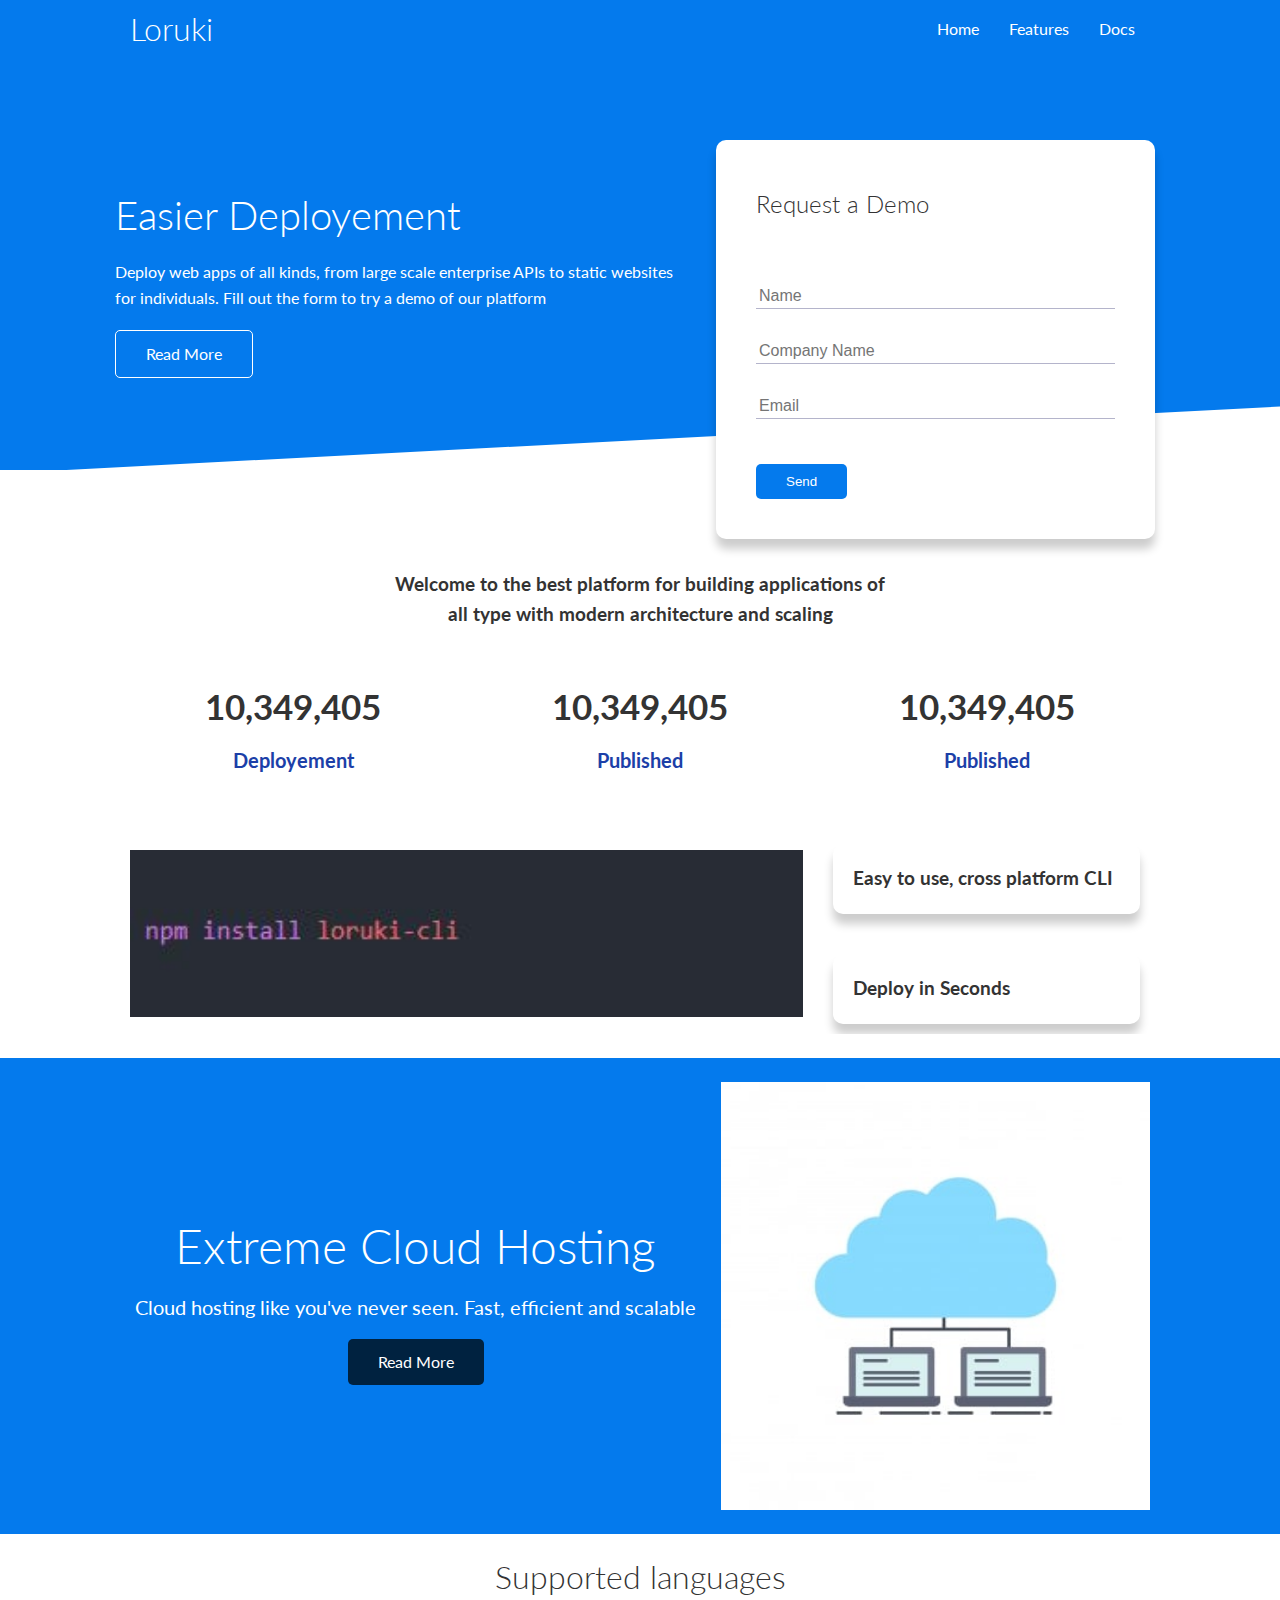
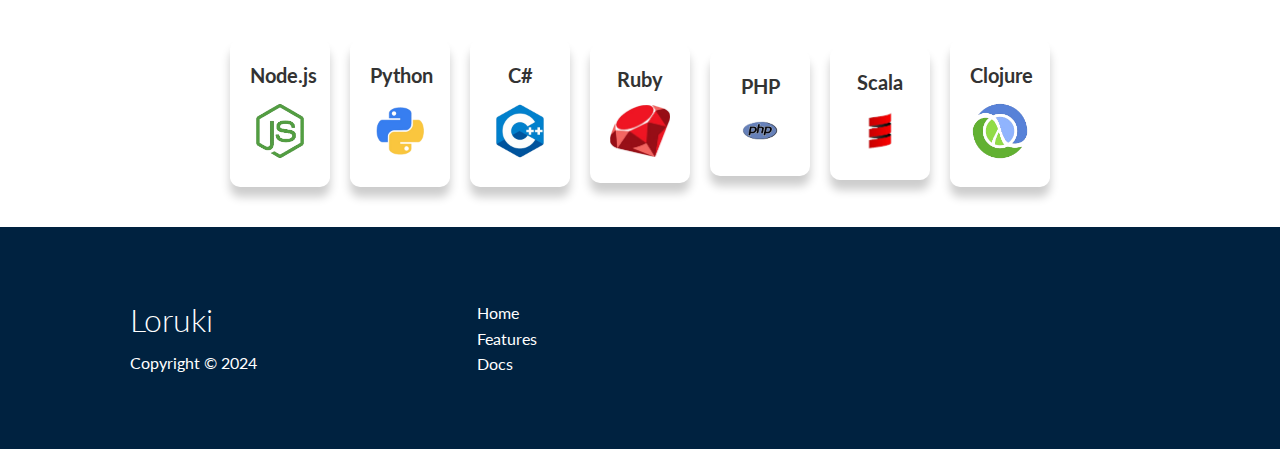
<file: index.html>
<!DOCTYPE html>
<html lang="en">
  <head>
    <meta charset="UTF-8" />
    <meta name="viewport" content="width=device-width, initial-scale=1.0" />
    <link
      rel="stylesheet"
      href="https://cdnjs.cloudflare.com/ajax/libs/font-awesome/6.5.2/css/all.min.css"
      integrity="sha512-SnH5WK+bZxgPHs44uWIX+LLJAJ9/2PkPKZ5QiAj6Ta86w+fsb2TkcmfRyVX3pBnMFcV7oQPJkl9QevSCWr3W6A=="
      crossorigin="anonymous"
      referrerpolicy="no-referrer"
    />
    <link rel="preconnect" href="https://fonts.googleapis.com" />
    <link rel="preconnect" href="https://fonts.gstatic.com" crossorigin />
    <link
      href="https://fonts.googleapis.com/css2?family=Lato:ital,wght@0,100;0,300;0,400;0,700;0,900;1,100;1,300;1,400;1,700;1,900&display=swap"
      rel="stylesheet"
    />
    <link rel="stylesheet" href="css/utility.css" />
    <link rel="stylesheet" href="css/style.css" />
    <title>Loruki | Cloud Hosting For Everyone</title>
  </head>
  <body>
    <!--navbar-->
    <div class="navbar">
      <div class="container">
        <div class="flex">
          <h1 class="logo">Loruki</h1>
          <nav>
            <ul>
              <li><a href="index.html">Home</a></li>
              <li><a href="features.html">Features</a></li>
              <li><a href="docs.html">Docs</a></li>
            </ul>
          </nav>
        </div>
      </div>
    </div>

    <!--showcase-->
    <section class="showcase">
      <div class="container grid">
        <div class="showcase-text">
          <h1>Easier Deployement</h1>
          <p>
            Deploy web apps of all kinds, from large scale enterprise APIs to
            static websites for individuals. Fill out the form to try a demo of
            our platform
          </p>
          <a href="features.html" class="btn btn-outline">Read More</a>
        </div>

        <div class="showcase-form card">
          <h2>Request a Demo</h2>
          <form
            name="contact"
            method="post"
            data-netlify="true"
            netlify-honeypot="bot-field"
          >
            <input type="hidden" name="form-name" value="contact" />
            <p class="hidden">
              <label for=""
                >Don't fill this out if you're human: <input name="bot-field"
              /></label>
            </p>
            <div class="form-control">
              <input type="text" name="name" placeholder="Name" required />
              <input
                type="text"
                name="company"
                placeholder="Company Name"
                required
              />
              <input type="email" name="email" placeholder="Email" required />
            </div>
            <input type="submit" value="Send" class="btn btn-primary" />
          </form>
        </div>
      </div>
    </section>

    <!--stats-->
    <section class="stats">
      <div class="container">
        <h3 class="stats-heading text-center my-1">
          Welcome to the best platform for building applications of all type
          with modern architecture and scaling
        </h3>

        <div class="grid grid-3 text-center my-4">
          <div>
            <i class="fas fa-server fa-3x"></i>
            <h3>10,349,405</h3>
            <p class="text-secondary">Deployement</p>
          </div>
          <div>
            <i class="fas fa-upload fa-3x"></i>
            <h3>10,349,405</h3>
            <p class="text-secondary">Published</p>
          </div>
          <div>
            <i class="fas fa-upload fa-3x"></i>
            <h3>10,349,405</h3>
            <p class="text-secondary">Published</p>
          </div>
        </div>
      </div>
    </section>

    <!--Cli-->
    <section class="cli">
      <div class="container grid">
        <img src="install.JPG" alt="" />
        <h3 class="card">Easy to use, cross platform CLI</h3>
        <h3 class="card">Deploy in Seconds</h3>
      </div>
    </section>

    <!--cloud-->
    <section class="cloud bg-primary my-2 py-2">
      <div class="container grid">
        <div class="text-center">
          <h2 class="lg">Extreme Cloud Hosting</h2>
          <p class="lead my-1">
            Cloud hosting like you've never seen. Fast, efficient and scalable
          </p>
          <a href="features.html" class="btn btn-dark">Read More</a>
        </div>

        <img src="cloud.jpg" alt="" />
      </div>
    </section>

    <!--languages-->
    <section class="languages">
      <h2 class="md text-center my-2">Supported languages</h2>

      <div class="container flex">
        <div class="card">
          <h4>Node.js</h4>
          <img src="node.js-removebg-preview.png" alt="" />
        </div>
        <div class="card">
          <h4>Python</h4>
          <img src="python-removebg-preview.png" alt="" />
        </div>
        <div class="card">
          <h4>C#</h4>
          <img src="c_-removebg-preview.png" alt="" />
        </div>
        <div class="card">
          <h4>Ruby</h4>
          <img src="ruby-removebg-preview.png" alt="" />
        </div>
        <div class="card">
          <h4>PHP</h4>
          <img src="php-removebg-preview.png" alt="" />
        </div>
        <div class="card">
          <h4>Scala</h4>
          <img src="scala-removebg-preview.png" alt="" />
        </div>
        <div class="card">
          <h4>Clojure</h4>
          <img src="clojure-removebg-preview (1).png" alt="" />
        </div>
      </div>
    </section>

    <!--footer-->
    <div class="footer bg-dark py-5">
      <div class="container grid grid-3">
        <div>
          <h1>Loruki</h1>
          <p>Copyright &copy; 2024</p>
        </div>

        <nav>
          <ul>
            <li>
              <a href="index.html">Home</a>
            </li>
            <li>
              <a href="features.html">Features</a>
            </li>
            <li>
              <a href="docs.html">Docs</a>
            </li>
          </ul>
        </nav>

        <div class="social">
          <a href="">
            <i class="fab fa-github fa-2x"> </i>
          </a>
          <a href="">
            <i class="fab fa-facebook-f fa-2x"></i>
          </a>
          <a href="">
            <i class="fab fa-instagram fa-2x"> </i>
          </a>
          <a href="">
            <i class="fab fa-x-twitter fa-2x"> </i>
          </a>
        </div>
      </div>
    </div>
  </body>
</html>
</file>
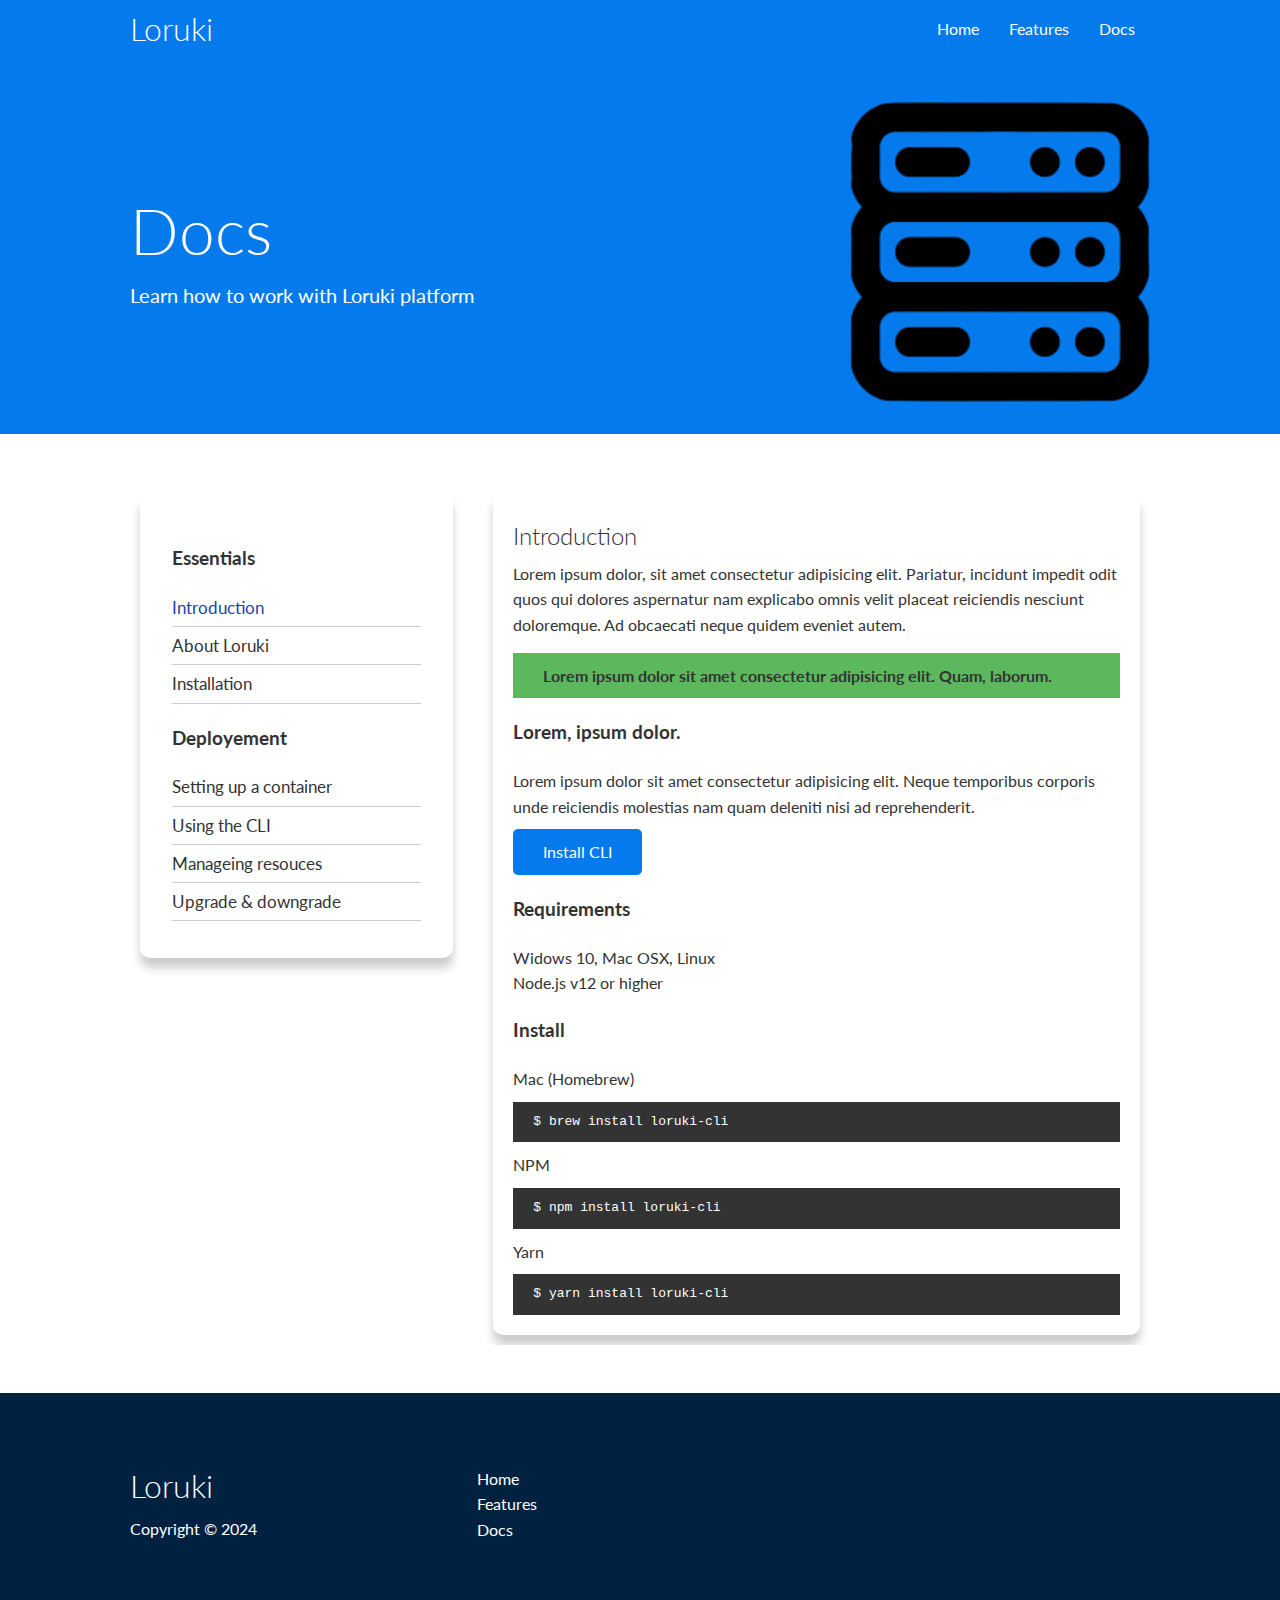
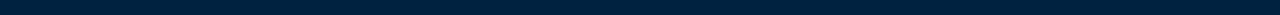
<file: docs.html>
<!DOCTYPE html>
<html lang="en">
  <head>
    <meta charset="UTF-8" />
    <meta name="viewport" content="width=device-width, initial-scale=1.0" />
    <link
      rel="stylesheet"
      href="https://cdnjs.cloudflare.com/ajax/libs/font-awesome/6.5.2/css/all.min.css"
      integrity="sha512-SnH5WK+bZxgPHs44uWIX+LLJAJ9/2PkPKZ5QiAj6Ta86w+fsb2TkcmfRyVX3pBnMFcV7oQPJkl9QevSCWr3W6A=="
      crossorigin="anonymous"
      referrerpolicy="no-referrer"
    />
    <link rel="preconnect" href="https://fonts.googleapis.com" />
    <link rel="preconnect" href="https://fonts.gstatic.com" crossorigin />
    <link
      href="https://fonts.googleapis.com/css2?family=Lato:ital,wght@0,100;0,300;0,400;0,700;0,900;1,100;1,300;1,400;1,700;1,900&display=swap"
      rel="stylesheet"
    />
    <link rel="stylesheet" href="css/utility.css" />
    <link rel="stylesheet" href="css/style.css" />
    <title>Loruki | Cloud Hosting For Everyone</title>
  </head>
  <body>
    <!--navbar-->
    <div class="navbar">
      <div class="container">
        <div class="flex">
          <h1 class="logo">Loruki</h1>
          <nav>
            <ul>
              <li><a href="index.html">Home</a></li>
              <li><a href="features.html">Features</a></li>
              <li><a href="docs.html">Docs</a></li>
            </ul>
          </nav>
        </div>
      </div>
    </div>

    <!--head-->
    <section class="docs-head bg-primary py-3">
      <div class="container grid">
        <div>
          <h1 class="xl">Docs</h1>
          <p class="lead">Learn how to work with Loruki platform</p>
        </div>
        <img src="server-removebg-preview.png" alt="" />
      </div>
    </section>

    <!--Docs main-->
    <section class="docs-main my-4">
      <div class="container grid">
        <div class="card bg-light p-3">
          <h3 class="my-2">Essentials</h3>
          <nav>
            <ul>
              <li><a href="#" class="text-primary">Introduction</a></li>
              <li><a href="#">About Loruki</a></li>
              <li><a href="#">Installation</a></li>
            </ul>
          </nav>
          <h3 class="my-2">Deployement</h3>
          <nav>
            <ul>
              <li><a href="#">Setting up a container</a></li>
              <li><a href="#">Using the CLI</a></li>
              <li><a href="#">Manageing resouces</a></li>
              <li><a href="#">Upgrade & downgrade</a></li>
            </ul>
          </nav>
        </div>
        <div class="card">
          <h2>Introduction</h2>
          <p>
            Lorem ipsum dolor, sit amet consectetur adipisicing elit. Pariatur,
            incidunt impedit odit quos qui dolores aspernatur nam explicabo
            omnis velit placeat reiciendis nesciunt doloremque. Ad obcaecati
            neque quidem eveniet autem.
          </p>
          <div class="alert alert-success">
            <i class="fas fa-info"></i>Lorem ipsum dolor sit amet consectetur
            adipisicing elit. Quam, laborum.
          </div>
          <h3>Lorem, ipsum dolor.</h3>
          <p>
            Lorem ipsum dolor sit amet consectetur adipisicing elit. Neque
            temporibus corporis unde reiciendis molestias nam quam deleniti nisi
            ad reprehenderit.
          </p>
          <a href="#" class="btn btn-primary"> Install CLI </a>

          <h3>Requirements</h3>
          <ul>
            <li>Widows 10, Mac OSX, Linux</li>
            <li>Node.js v12 or higher</li>
          </ul>

          <h3>Install</h3>
          <p>Mac (Homebrew)</p>
          <pre><code>$ brew install loruki-cli</code></pre>
          <p>NPM</p>
          <pre><code>$ npm install loruki-cli</code></pre>
          <p>Yarn</p>
          <pre><code>$ yarn install loruki-cli</code></pre>
        </div>
      </div>
    </section>
    <!--footer-->
    <div class="footer bg-dark py-5">
      <div class="container grid grid-3">
        <div>
          <h1>Loruki</h1>
          <p>Copyright &copy; 2024</p>
        </div>

        <nav>
          <ul>
            <li>
              <a href="index.html">Home</a>
            </li>
            <li>
              <a href="features.html">Features</a>
            </li>
            <li>
              <a href="docs.html">Docs</a>
            </li>
          </ul>
        </nav>

        <div class="social">
          <a href="">
            <i class="fab fa-github fa-2x"> </i>
          </a>
          <a href="">
            <i class="fab fa-facebook-f fa-2x"></i>
          </a>
          <a href="">
            <i class="fab fa-instagram fa-2x"> </i>
          </a>
          <a href="">
            <i class="fab fa-x-twitter fa-2x"> </i>
          </a>
        </div>
      </div>
    </div>
  </body>
</html>
</file>
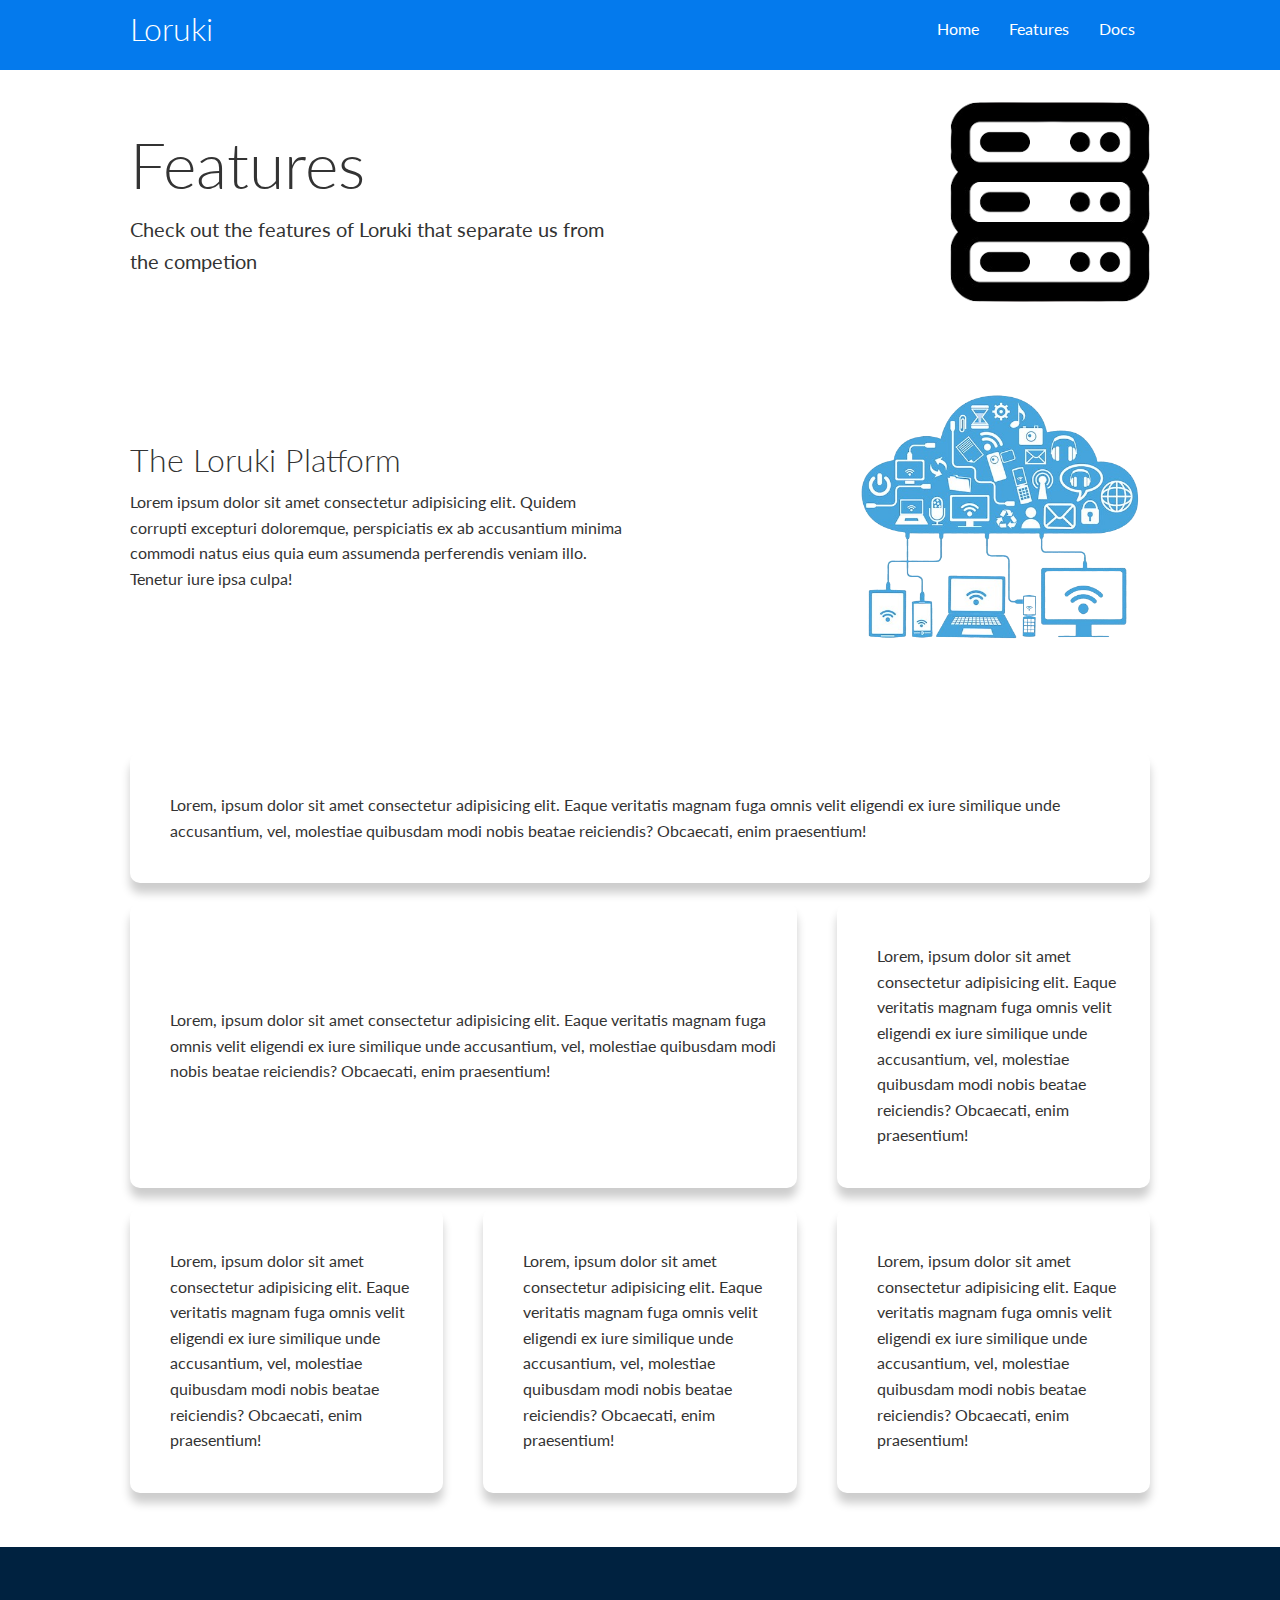
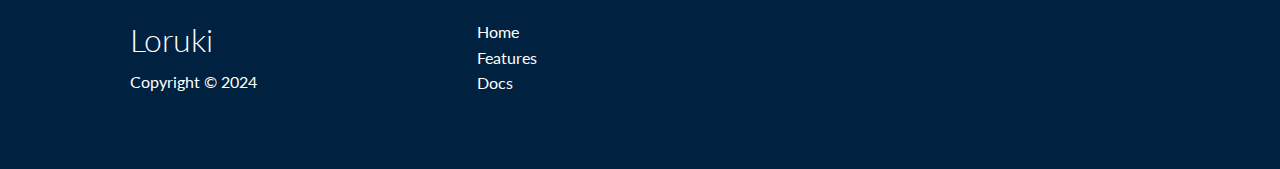
<file: features.html>
<!DOCTYPE html>
<html lang="en">
  <head>
    <meta charset="UTF-8" />
    <meta name="viewport" content="width=device-width, initial-scale=1.0" />
    <link
      rel="stylesheet"
      href="https://cdnjs.cloudflare.com/ajax/libs/font-awesome/6.5.2/css/all.min.css"
      integrity="sha512-SnH5WK+bZxgPHs44uWIX+LLJAJ9/2PkPKZ5QiAj6Ta86w+fsb2TkcmfRyVX3pBnMFcV7oQPJkl9QevSCWr3W6A=="
      crossorigin="anonymous"
      referrerpolicy="no-referrer"
    />
    <link rel="preconnect" href="https://fonts.googleapis.com" />
    <link rel="preconnect" href="https://fonts.gstatic.com" crossorigin />
    <link
      href="https://fonts.googleapis.com/css2?family=Lato:ital,wght@0,100;0,300;0,400;0,700;0,900;1,100;1,300;1,400;1,700;1,900&display=swap"
      rel="stylesheet"
    />
    <link rel="stylesheet" href="css/utility.css" />
    <link rel="stylesheet" href="css/style.css" />
    <title>Loruki | Cloud Hosting For Everyone</title>
  </head>
  <body>
    <!--navbar-->
    <div class="navbar">
      <div class="container">
        <div class="flex">
          <h1 class="logo">Loruki</h1>
          <nav>
            <ul>
              <li><a href="index.html">Home</a></li>
              <li><a href="features.html">Features</a></li>
              <li><a href="docs.html">Docs</a></li>
            </ul>
          </nav>
        </div>
      </div>
    </div>

    <!--head-->
    <section class="features head-bg-primary py-3">
      <div class="container grid">
        <div>
          <h1 class="xl">Features</h1>
          <p class="lead">
            Check out the features of Loruki that separate us from the competion
          </p>
        </div>
        <img src="server-removebg-preview.png" alt="" />
      </div>
    </section>

    <!--sub head-->
    <section class="features-sub-head bg-light py-3">
      <div class="container grid">
        <div>
          <h1 class="md">The Loruki Platform</h1>
          <p>
            Lorem ipsum dolor sit amet consectetur adipisicing elit. Quidem
            corrupti excepturi doloremque, perspiciatis ex ab accusantium minima
            commodi natus eius quia eum assumenda perferendis veniam illo.
            Tenetur iure ipsa culpa!
          </p>
        </div>
        <img src="platfomr-removebg-preview.png" alt="" />
      </div>
    </section>

    <section class="features-main my-2">
      <div class="container grid grid-3">
        <div class="card flex">
          <i class="fafs fa-server fa-3x"></i>
          <p>
            Lorem, ipsum dolor sit amet consectetur adipisicing elit. Eaque
            veritatis magnam fuga omnis velit eligendi ex iure similique unde
            accusantium, vel, molestiae quibusdam modi nobis beatae reiciendis?
            Obcaecati, enim praesentium!
          </p>
        </div>
        <div class="card flex">
          <i class="fafs fa-server fa-3x"></i>
          <p>
            Lorem, ipsum dolor sit amet consectetur adipisicing elit. Eaque
            veritatis magnam fuga omnis velit eligendi ex iure similique unde
            accusantium, vel, molestiae quibusdam modi nobis beatae reiciendis?
            Obcaecati, enim praesentium!
          </p>
        </div>
        <div class="card flex">
          <i class="fafs fa-server fa-3x"></i>
          <p>
            Lorem, ipsum dolor sit amet consectetur adipisicing elit. Eaque
            veritatis magnam fuga omnis velit eligendi ex iure similique unde
            accusantium, vel, molestiae quibusdam modi nobis beatae reiciendis?
            Obcaecati, enim praesentium!
          </p>
        </div>
        <div class="card flex">
          <i class="fafs fa-server fa-3x"></i>
          <p>
            Lorem, ipsum dolor sit amet consectetur adipisicing elit. Eaque
            veritatis magnam fuga omnis velit eligendi ex iure similique unde
            accusantium, vel, molestiae quibusdam modi nobis beatae reiciendis?
            Obcaecati, enim praesentium!
          </p>
        </div>
        <div class="card flex">
          <i class="fafs fa-server fa-3x"></i>
          <p>
            Lorem, ipsum dolor sit amet consectetur adipisicing elit. Eaque
            veritatis magnam fuga omnis velit eligendi ex iure similique unde
            accusantium, vel, molestiae quibusdam modi nobis beatae reiciendis?
            Obcaecati, enim praesentium!
          </p>
        </div>
        <div class="card flex">
          <i class="fafs fa-server fa-3x"></i>
          <p>
            Lorem, ipsum dolor sit amet consectetur adipisicing elit. Eaque
            veritatis magnam fuga omnis velit eligendi ex iure similique unde
            accusantium, vel, molestiae quibusdam modi nobis beatae reiciendis?
            Obcaecati, enim praesentium!
          </p>
        </div>
      </div>
    </section>

    <!--footer-->
    <div class="footer bg-dark py-5">
      <div class="container grid grid-3">
        <div>
          <h1>Loruki</h1>
          <p>Copyright &copy; 2024</p>
        </div>

        <nav>
          <ul>
            <li>
              <a href="index.html">Home</a>
            </li>
            <li>
              <a href="features.html">Features</a>
            </li>
            <li>
              <a href="docs.html">Docs</a>
            </li>
          </ul>
        </nav>

        <div class="social">
          <a href="">
            <i class="fab fa-github fa-2x"> </i>
          </a>
          <a href="">
            <i class="fab fa-facebook-f fa-2x"></i>
          </a>
          <a href="">
            <i class="fab fa-instagram fa-2x"> </i>
          </a>
          <a href="">
            <i class="fab fa-x-twitter fa-2x"> </i>
          </a>
        </div>
      </div>
    </div>
  </body>
</html>
</file>
<file: css/utility.css>
.container{
    max-width: 1100px;
    margin: 0 auto;
    overflow: auto;
    padding: 0 40px;
}

.card{
    background-color: #fff;
    color: #333;
    border-radius: 10px;
    box-shadow: 0 10px 10px rgba(0, 0, 0, 0.2);
    padding: 20px;
    margin: 10px;
}

.btn{
    display: inline-block;
    padding: 10px 30px;
    cursor: pointer;
    background-color: var(--lightcolor);
    color: #fff;
    border: none;
    border-radius: 5px;
    outline: none;
}

.btn-outline{
    background-color: transparent;
    border: 1px #fff solid;
}

.btn:hover{
    transform: scale(.98);
}

/*background & colored buttons*/
.bg-primary, .btn-primary{
    background-color: var(--primary-color);
    color: #fff;
}
.bg-secondary .btn-secondary{
    background-color: var(--secondary-color);
    color: #fff;
}
.bg-dark, .btn-dark{
    background-color: var(--dark-color);
    color: #fff;
}

.bg-primary a,
.btn-primary a,
.bg-secondary a,
.btn-secondary a,
.bg-dark a,
.btn-dark a{
    color: #fff;
}

.bg-light, .btn-light{
    color: var(--light-color);
    color: #333;
}

.text-primary{
    color: var(--secondary-color);
}
.text-secondary{
    color: var(--secondary-color);
}
.text-dark{
    color: var(--secondary-color);
}
.text-light{
    color: var(--secondary-color);
}

/*test sizes*/
.lead{
    font-size: 20px;
}

.sm{
    font-size: 1rem;
}

.md{
    font-size: 2rem;
}

.lg{
    font-size: 3rem;
}

.xl{
    font-size: 4rem;
}

.text-center{
    text-align: center;
}

/*alert*/
.alert{
    background-color: var(--light-color);
    padding: 10px 20px;
    font-weight: bold;
    margin: 15px 0;
}

.alert i{
    margin-right: 10px;
}

.alert-success{
    background-color: var(--success-color);
    color: :fff;
}

.alert-error{
    background-color: var(--error-color);
    color: #fff;
}

.flex{
    display: flex;
    justify-content: center;
    align-items: center;
    height: 100%;
}

.grid{
    display: grid;
    grid-template-columns: 1fr 1fr;
    gap: 20px;
    justify-content: center;
    align-items: center;
    height: 100%;
}

.grid-3{
    grid-template-columns: 1fr 1fr 1fr;
}

/*margin*/
.my-1{
    margin: 1rem 0;
}

.my-2{
    margin: 1.5rem 0;
}

.my-3{
    margin: 2rem 0;
}

.my-4{
    margin: 3rem 0;
}

.my-5{
    margin: 4rem 0;
}

.m-1{
    margin: 1rem;
}

.m-2{
    margin: 1.5rem;
}

.m-3{
    margin: 2rem;
}

.m-4{
    margin: 3rem;
}

.m-5{
    margin: 4rem;
}

/*padding*/
.py-1{
    padding: 1rem 0;
}

.py-2{
    padding: 1.5rem 0;
}

.py-3{
    padding: 2rem 0;
}

.py-4{
    padding: 3rem 0;
}

.py-5{
    padding: 4rem 0;
}

.p-1{
    padding: 1rem;
}

.p-2{
    padding: 1.5rem;
}

.p-3{
    padding: 2rem;
}

.p-4{
    padding: 3rem;
}

.p-5{
    padding: 4rem;
}
</file>
<file: css/style.css>
*{
    box-sizing: border-box;
    padding: 0;
    margin: 0;
}

:root{
    --primary-color:#047aed;
    --secondary-color:#1c3fa8;
    --dark-color:#002240;
    --light-color:#f4f4f4;
    --success-color:#5cb85c;
    --error-color:#d9534f;
}

body{
    font-family: 'Lato', sans-serif;
    color: #333;
    line-height: 1.6;
}

ul{
    list-style: none;
}

a{
    text-decoration: none;
    color: #333;
}

h1, h2{
    font-weight: 300;
    line-height: 1.2;
    margin: 10px 0;
}

p{
    margin: 10px 0;
}

img{
    width: 100%;
}

code, pre{
    background-color: #333;
    color: #fff;
    padding: 10px;
}

.navbar{
    background-color: var(--primary-color);
    color: #fff;
    height: 70px;
}

.navbar ul{
    display: flex;
}

.navbar a{
    color: #fff;
    padding: 10px;
    margin: 0 5px;
}

.navbar a:hover{
    border-bottom: 2px solid #fff;
}

.navbar .flex{
    justify-content: space-between;
}

.hidden{
    visibility: hidden;
    height: 0;
}

/*showcase*/
.showcase{
    height: 400px;
    background-color: var(--primary-color);
    color: white;
    position: relative;
}

.showcase h1{
    font-size: 40px;
}

.showcase p{
    margin: 20px 0;
}

.showcase .grid{
    grid-template-columns: 55% 45%;
    gap: 30px;
    overflow: visible;
}

.showcase-text{
    animation: slideInFromLeft 1s ease-in;
}

.showcase-form{
    position: relative;
    top: 60px;
    padding: 40px;
    z-index: 100;
    justify-self: flex-end;
    animation: slideInFromRight 1s ease-in;
}

.showcase-form .form-control{
    margin: 30px 0;
}

.showcase-form input[type='text'],
.showcase-form input[type='email']{
    border: 0;
    border-bottom: 1px solid #b4b4cb;
    width: 100%;
    padding: 3px;
    font-size: 16px;
    margin: 15px 0;
    outline: none;
}

.showcase::after{
    content: '';
    position: absolute;
    height: 100px;
    bottom: -70px;
    right: 0;
    left: 0;
    background-color: #fff;
    transform: skewY(-3deg);
    --wekit-transform: skewY(-3deg);
    --mox-transform: skewY(-3deg);
    --ms-transform: skewY(-3deg);
}

/*stats*/
.stats{
    padding-top: 100px;
    animation: slideInFromBottom 1s ease-in;
}

.stats-heading{
    max-width: 500px;
    margin: auto;
}

.stats .grid h3{
    font-size: 35px;
}

.stats .grid p{
    font-size: 20px;
    font-weight: bold;
}

/*cli*/
.cli .grid{
    grid-template-columns: 1fr 1fr 1fr;
    grid-template-rows: 1fr 1fr;
}

.cli .grid>*:first-child{
    grid-column: 1 / span 2;
    grid-row: 1 / span 2;
}

/*cloud*/
.cloud .grid{
    grid-template-columns: 4fr 3fr;
}

/*languages*/

.languages .flex{
    flex-wrap: wrap;
}
.languages .card{
    text-align: center;
    margin: 18px 10px 40px;
    width: 100px;
    transition: transform 0.2s ease-in-out;
}

.languages .card h4{
    font-size: 20px;
    margin-bottom: 10px;
}

.languages .card:hover{
    transform: translateY(-15px);
}

/*features*/
.features img{
    width: 200px;
    justify-self: flex-end;
}

.features-sub-head img, .docs-head img{
    width: 300px;
    justify-self: flex-end;
}

.features-main .card > i{
    margin-right: 20px;
}

.features-main .grid{
    padding: 30px;
}

.features-main .grid > *:first-child{
    grid-column: 1 / span 3;
}
.features-main .grid > *:nth-child(2){
    grid-column: 1 / span 2;
}

/*docks*/
.docs-main h3{
    margin: 20px 0;
}

.docs-main .grid{
    grid-template-columns: 1fr 2fr;
    align-items: flex-start;
}

.docs-main nav ul li{
    font-size: 17px;
    padding-bottom: 5px;
    margin-bottom: 5px;
    border-bottom: 1px solid #ccc;
}

.docs-main a:hover{
    font-weight: bold;
}

/*Footer*/
.footer .social a{
    margin: 0 10px;
}

/*animation*/
@keyframes slideInFromLeft{
    0%{
        transform: translateX(-100%);
    }

    100%{
        transform: translateX(0);
    }
}
@keyframes slideInFromRight{
    0%{
        transform: translateX(100%);
    }

    100%{
        transform: translateX(0);
    }
}
@keyframes slideInFromTop{
    0%{
        transform: translateY(-100%);
    }

    100%{
        transform: translateX(0);
    }
}
@keyframes slideInFromBottom{
    0%{
        transform: translateY(100%);
    }

    100%{
        transform: translateX(0);
    }
}

/*Tablets and under*/
@media (max-width:768px){
    .grid, .showcase .grid .stats,
    .cli .grid,
    .cloud .grid, 
    .features-main .grid,
    .docs-main .grid{
        grid-template-columns: 100%;
        grid-template-columns: 1fr;
        grid-template-rows: 1fr;
    }

    .showcase .grid{
        grid-template-columns: 100%;
    }

    .showcase{
        height: auto;
    }

    .showcase-text{
        text-align: center;
        margin-top: 40px;
    }

    .showcase-form{
        justify-self: center;
        margin: auto;
    }

    .cli .grid>*:first-child{
        grid-column: 1;
        grid-row: 1;
    }

    .feature-head,
    .features-sub-head,
    .docs-head{
        text-align: center;
    }

    .features img,
    .features-sub-head img,
    .docs-head img{
        justify-self: center;
    }

    .features-main .grid > *:nth-child(2),
    .features-main .grid > *:first-child{
        grid-column: 1;
    }
}



/*MObile*/
@media(max-width:500px){
    .navbar{
        height:100px
    }

    .navbar .flex{
        flex-direction: column;
    }

    .navbar ul{
        padding: 10px;
        background-color: rgba(0, 0, 0, 0.1);
    }
}
</file>
